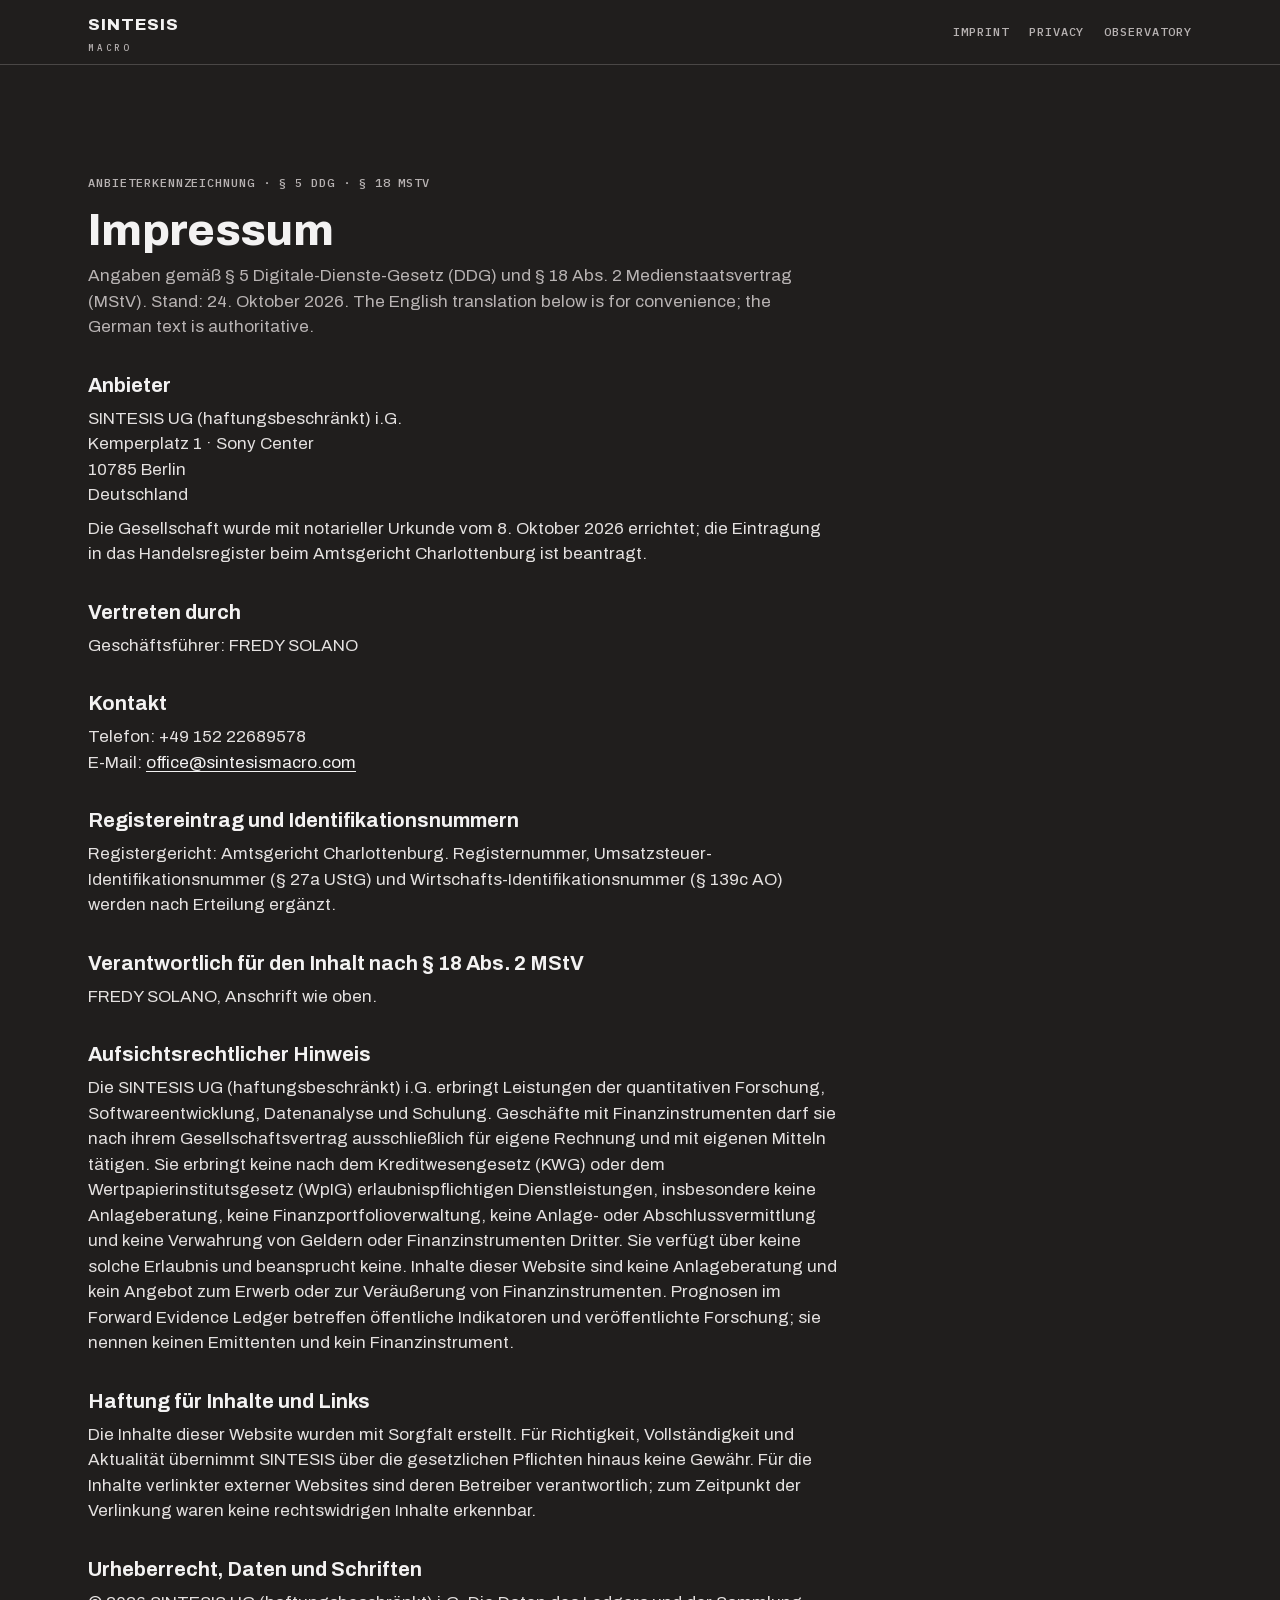
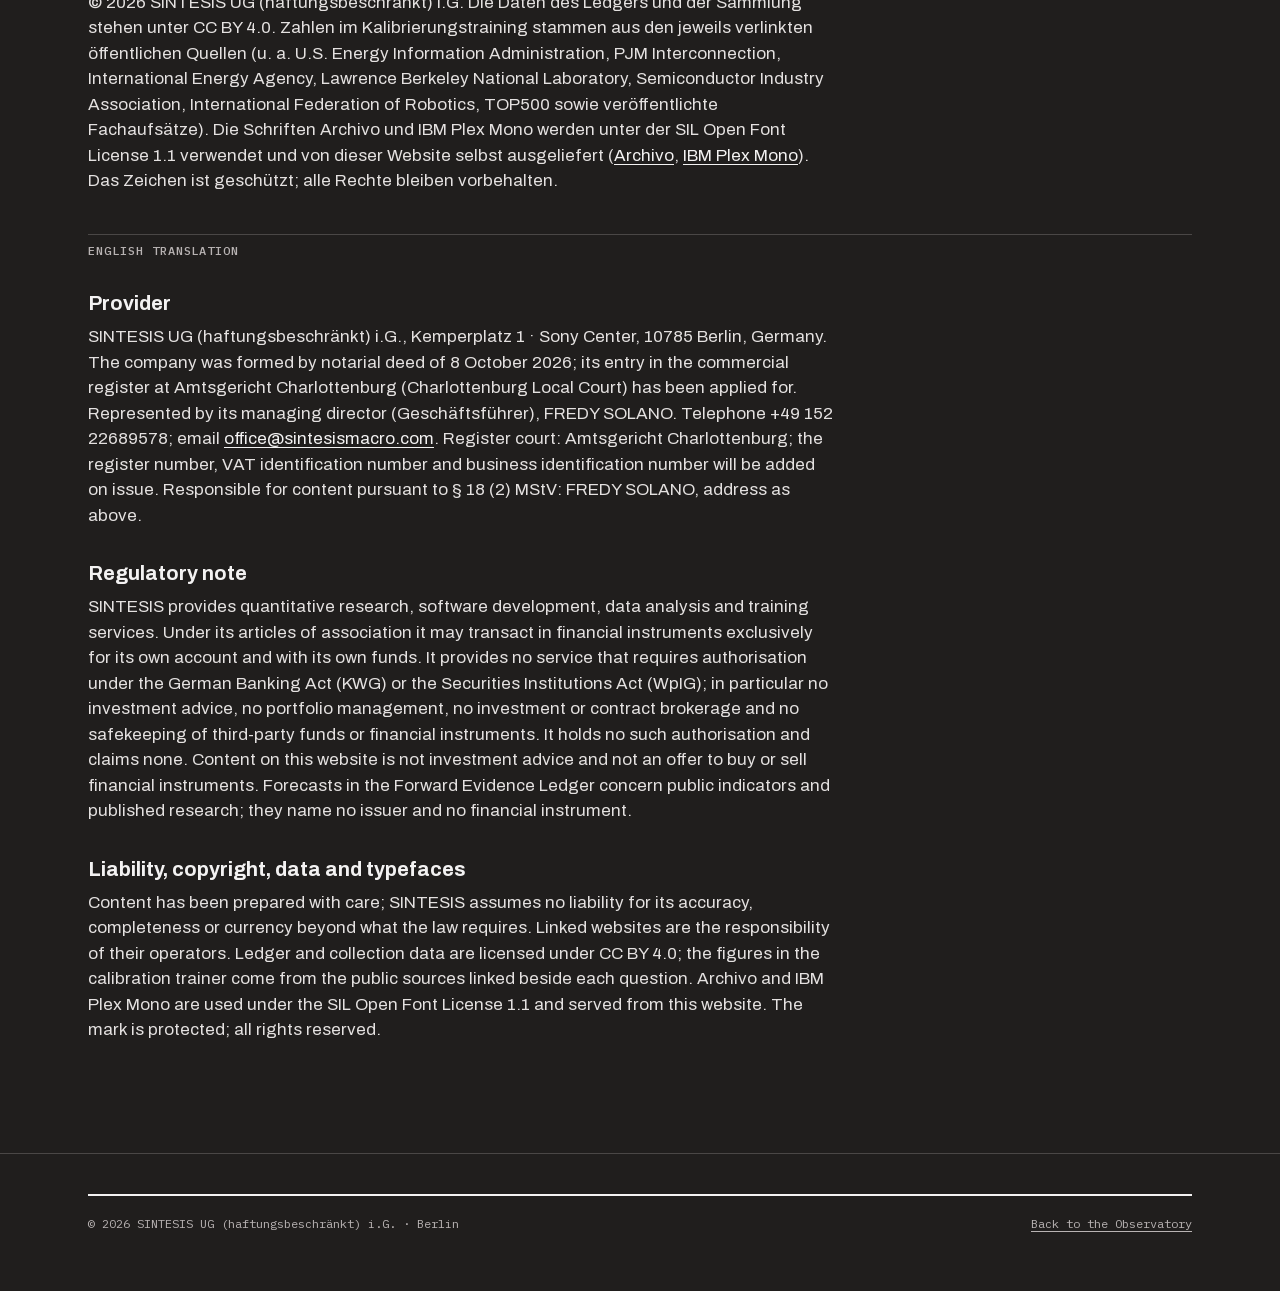
<file: site/imprint/index.html>
<!doctype html>
<html lang="de">
<head>
<meta charset="utf-8">
<meta name="viewport" content="width=device-width, initial-scale=1">
<title>Impressum — SINTESIS Observatory</title>
<meta name="robots" content="noindex">
<link rel="icon" href="../assets/img/favicon.svg" type="image/svg+xml">
<link rel="stylesheet" href="../assets/css/observatory.css">
</head>
<body>
<header class="site-head"><div class="wrap">
<a class="brand" href="../" aria-label="SINTESIS Observatory, home"><span><span class="wm">SINTESIS</span><span class="macro" style="display:block">MACRO</span></span></a>
<nav class="nav" aria-label="Legal"><a href="../imprint/">Imprint</a><a href="../privacy/">Privacy</a><a href="../">Observatory</a></nav>
</div></header>
<main id="main"><section class="legal"><div class="wrap">
<p class="lab">Anbieterkennzeichnung · § 5 DDG · § 18 MStV</p>
<h1>Impressum</h1>
<p class="muted">Angaben gemäß § 5 Digitale-Dienste-Gesetz (DDG) und § 18 Abs. 2 Medienstaatsvertrag (MStV). Stand: 24. Oktober 2026. The English translation below is for convenience; the German text is authoritative.</p>

<h2>Anbieter</h2>
<p>SINTESIS UG (haftungsbeschränkt) i.G.<br>Kemperplatz 1 · Sony Center<br>10785 Berlin<br>Deutschland</p>
<p>Die Gesellschaft wurde mit notarieller Urkunde vom 8. Oktober 2026 errichtet; die Eintragung in das Handelsregister beim Amtsgericht Charlottenburg ist beantragt.</p>

<h2>Vertreten durch</h2>
<p>Geschäftsführer: FREDY SOLANO</p>

<h2>Kontakt</h2>
<p>Telefon: +49 152 22689578<br>E-Mail: <a href="mailto:office@sintesismacro.com">office@sintesismacro.com</a></p>

<h2>Registereintrag und Identifikationsnummern</h2>
<p>Registergericht: Amtsgericht Charlottenburg. Registernummer, Umsatzsteuer-Identifikationsnummer (§ 27a UStG) und Wirtschafts-Identifikationsnummer (§ 139c AO) werden nach Erteilung ergänzt.</p>

<h2>Verantwortlich für den Inhalt nach § 18 Abs. 2 MStV</h2>
<p>FREDY SOLANO, Anschrift wie oben.</p>

<h2>Aufsichtsrechtlicher Hinweis</h2>
<p>Die SINTESIS UG (haftungsbeschränkt) i.G. erbringt Leistungen der quantitativen Forschung, Softwareentwicklung, Datenanalyse und Schulung. Geschäfte mit Finanzinstrumenten darf sie nach ihrem Gesellschaftsvertrag ausschließlich für eigene Rechnung und mit eigenen Mitteln tätigen. Sie erbringt keine nach dem Kreditwesengesetz (KWG) oder dem Wertpapierinstitutsgesetz (WpIG) erlaubnispflichtigen Dienstleistungen, insbesondere keine Anlageberatung, keine Finanzportfolioverwaltung, keine Anlage- oder Abschlussvermittlung und keine Verwahrung von Geldern oder Finanzinstrumenten Dritter. Sie verfügt über keine solche Erlaubnis und beansprucht keine. Inhalte dieser Website sind keine Anlageberatung und kein Angebot zum Erwerb oder zur Veräußerung von Finanzinstrumenten. Prognosen im Forward Evidence Ledger betreffen öffentliche Indikatoren und veröffentlichte Forschung; sie nennen keinen Emittenten und kein Finanzinstrument.</p>

<h2>Haftung für Inhalte und Links</h2>
<p>Die Inhalte dieser Website wurden mit Sorgfalt erstellt. Für Richtigkeit, Vollständigkeit und Aktualität übernimmt SINTESIS über die gesetzlichen Pflichten hinaus keine Gewähr. Für die Inhalte verlinkter externer Websites sind deren Betreiber verantwortlich; zum Zeitpunkt der Verlinkung waren keine rechtswidrigen Inhalte erkennbar.</p>

<h2>Urheberrecht, Daten und Schriften</h2>
<p>© 2026 SINTESIS UG (haftungsbeschränkt) i.G. Die Daten des Ledgers und der Sammlung stehen unter CC BY 4.0. Zahlen im Kalibrierungstraining stammen aus den jeweils verlinkten öffentlichen Quellen (u. a. U.S. Energy Information Administration, PJM Interconnection, International Energy Agency, Lawrence Berkeley National Laboratory, Semiconductor Industry Association, International Federation of Robotics, TOP500 sowie veröffentlichte Fachaufsätze). Die Schriften Archivo und IBM Plex Mono werden unter der SIL Open Font License 1.1 verwendet und von dieser Website selbst ausgeliefert (<a href="../assets/fonts/OFL-Archivo.txt">Archivo</a>, <a href="../assets/fonts/OFL-IBMPlexMono.txt">IBM Plex Mono</a>). Das Zeichen ist geschützt; alle Rechte bleiben vorbehalten.</p>

<hr class="soft" style="margin:40px 0 8px">
<p class="lab">English translation</p>
<h2>Provider</h2>
<p>SINTESIS UG (haftungsbeschränkt) i.G., Kemperplatz 1 · Sony Center, 10785 Berlin, Germany. The company was formed by notarial deed of 8 October 2026; its entry in the commercial register at Amtsgericht Charlottenburg (Charlottenburg Local Court) has been applied for. Represented by its managing director (Geschäftsführer), FREDY SOLANO. Telephone +49 152 22689578; email <a href="mailto:office@sintesismacro.com">office@sintesismacro.com</a>. Register court: Amtsgericht Charlottenburg; the register number, VAT identification number and business identification number will be added on issue. Responsible for content pursuant to § 18 (2) MStV: FREDY SOLANO, address as above.</p>
<h2>Regulatory note</h2>
<p>SINTESIS provides quantitative research, software development, data analysis and training services. Under its articles of association it may transact in financial instruments exclusively for its own account and with its own funds. It provides no service that requires authorisation under the German Banking Act (KWG) or the Securities Institutions Act (WpIG); in particular no investment advice, no portfolio management, no investment or contract brokerage and no safekeeping of third-party funds or financial instruments. It holds no such authorisation and claims none. Content on this website is not investment advice and not an offer to buy or sell financial instruments. Forecasts in the Forward Evidence Ledger concern public indicators and published research; they name no issuer and no financial instrument.</p>
<h2>Liability, copyright, data and typefaces</h2>
<p>Content has been prepared with care; SINTESIS assumes no liability for its accuracy, completeness or currency beyond what the law requires. Linked websites are the responsibility of their operators. Ledger and collection data are licensed under CC BY 4.0; the figures in the calibration trainer come from the public sources linked beside each question. Archivo and IBM Plex Mono are used under the SIL Open Font License 1.1 and served from this website. The mark is protected; all rights reserved.</p>
</div></section></main>
<footer><div class="wrap"><hr class="rule"><div class="row" style="margin-top:18px">
<p>© 2026 SINTESIS UG (haftungsbeschränkt) i.G. · Berlin</p><p><a href="../">Back to the Observatory</a></p>
</div></div></footer>
</body>
</html>
</file>
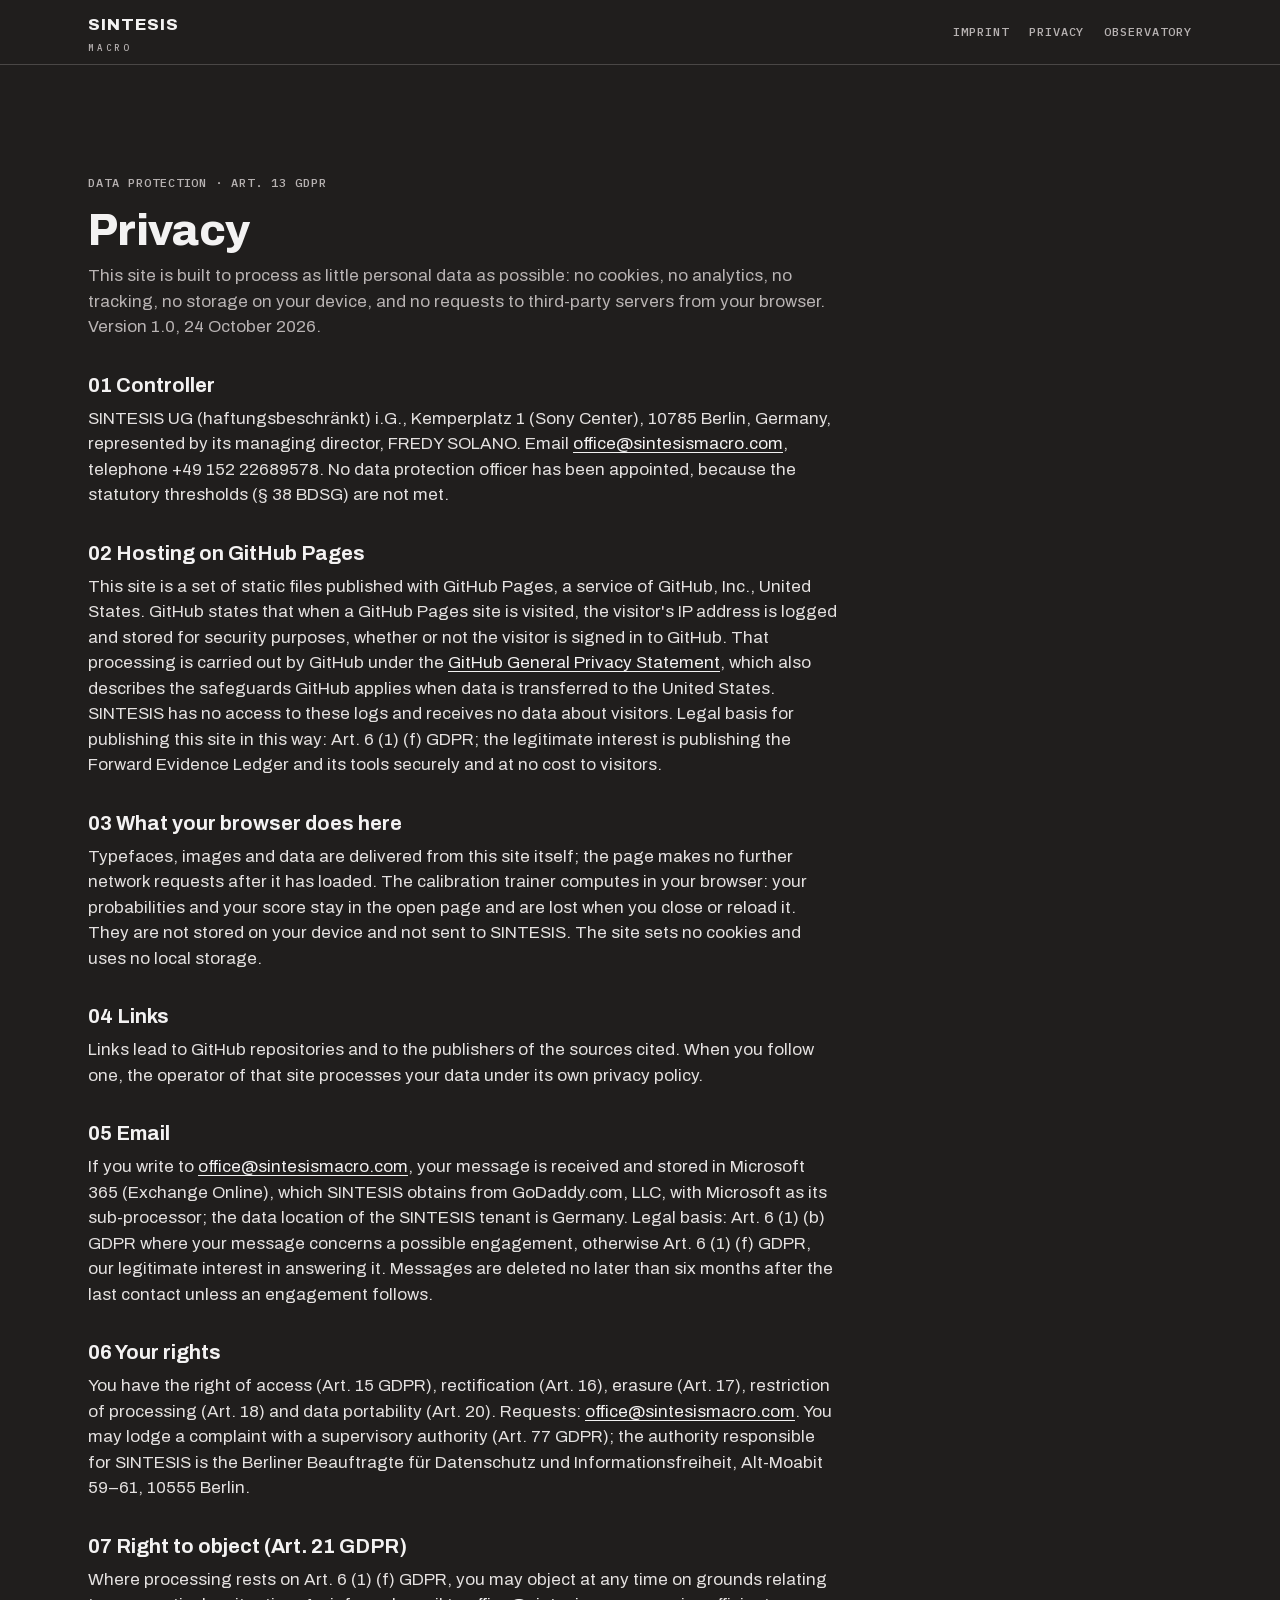
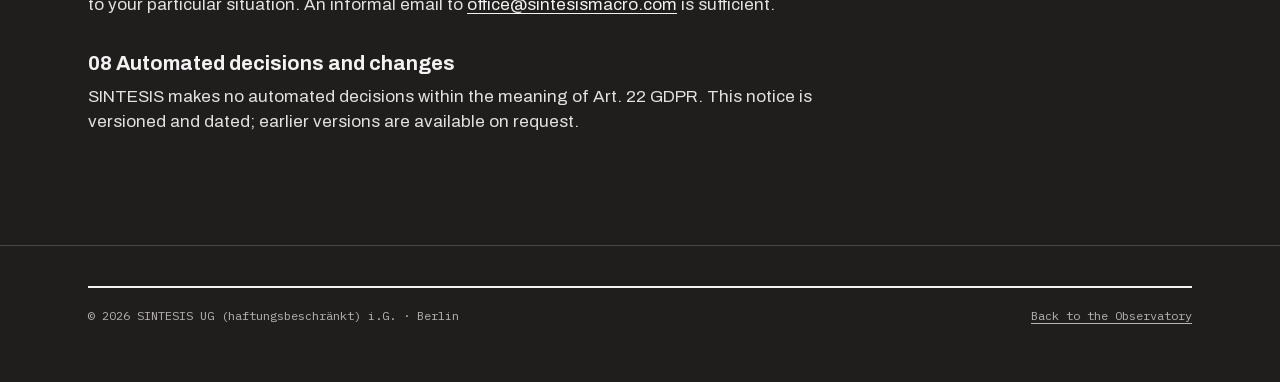
<file: site/privacy/index.html>
<!doctype html>
<html lang="en-GB">
<head>
<meta charset="utf-8">
<meta name="viewport" content="width=device-width, initial-scale=1">
<title>Privacy — SINTESIS Observatory</title>
<meta name="robots" content="noindex">
<link rel="icon" href="../assets/img/favicon.svg" type="image/svg+xml">
<link rel="stylesheet" href="../assets/css/observatory.css">
</head>
<body>
<header class="site-head"><div class="wrap">
<a class="brand" href="../" aria-label="SINTESIS Observatory, home"><span><span class="wm">SINTESIS</span><span class="macro" style="display:block">MACRO</span></span></a>
<nav class="nav" aria-label="Legal"><a href="../imprint/">Imprint</a><a href="../privacy/">Privacy</a><a href="../">Observatory</a></nav>
</div></header>
<main id="main"><section class="legal"><div class="wrap">
<p class="lab">Data protection · Art. 13 GDPR</p>
<h1>Privacy</h1>
<p class="muted">This site is built to process as little personal data as possible: no cookies, no analytics, no tracking, no storage on your device, and no requests to third-party servers from your browser. Version 1.0, 24 October 2026.</p>

<h2>01 Controller</h2>
<p>SINTESIS UG (haftungsbeschränkt) i.G., Kemperplatz 1 (Sony Center), 10785 Berlin, Germany, represented by its managing director, FREDY SOLANO. Email <a href="mailto:office@sintesismacro.com">office@sintesismacro.com</a>, telephone +49 152 22689578. No data protection officer has been appointed, because the statutory thresholds (§ 38 BDSG) are not met.</p>

<h2>02 Hosting on GitHub Pages</h2>
<p>This site is a set of static files published with GitHub Pages, a service of GitHub, Inc., United States. GitHub states that when a GitHub Pages site is visited, the visitor's IP address is logged and stored for security purposes, whether or not the visitor is signed in to GitHub. That processing is carried out by GitHub under the <a href="https://docs.github.com/en/site-policy/privacy-policies/github-general-privacy-statement">GitHub General Privacy Statement</a>, which also describes the safeguards GitHub applies when data is transferred to the United States. SINTESIS has no access to these logs and receives no data about visitors. Legal basis for publishing this site in this way: Art. 6 (1) (f) GDPR; the legitimate interest is publishing the Forward Evidence Ledger and its tools securely and at no cost to visitors.</p>

<h2>03 What your browser does here</h2>
<p>Typefaces, images and data are delivered from this site itself; the page makes no further network requests after it has loaded. The calibration trainer computes in your browser: your probabilities and your score stay in the open page and are lost when you close or reload it. They are not stored on your device and not sent to SINTESIS. The site sets no cookies and uses no local storage.</p>

<h2>04 Links</h2>
<p>Links lead to GitHub repositories and to the publishers of the sources cited. When you follow one, the operator of that site processes your data under its own privacy policy.</p>

<h2>05 Email</h2>
<p>If you write to <a href="mailto:office@sintesismacro.com">office@sintesismacro.com</a>, your message is received and stored in Microsoft 365 (Exchange Online), which SINTESIS obtains from GoDaddy.com, LLC, with Microsoft as its sub-processor; the data location of the SINTESIS tenant is Germany. Legal basis: Art. 6 (1) (b) GDPR where your message concerns a possible engagement, otherwise Art. 6 (1) (f) GDPR, our legitimate interest in answering it. Messages are deleted no later than six months after the last contact unless an engagement follows.</p>

<h2>06 Your rights</h2>
<p>You have the right of access (Art. 15 GDPR), rectification (Art. 16), erasure (Art. 17), restriction of processing (Art. 18) and data portability (Art. 20). Requests: <a href="mailto:office@sintesismacro.com">office@sintesismacro.com</a>. You may lodge a complaint with a supervisory authority (Art. 77 GDPR); the authority responsible for SINTESIS is the Berliner Beauftragte für Datenschutz und Informationsfreiheit, Alt-Moabit 59–61, 10555 Berlin.</p>

<h2>07 Right to object (Art. 21 GDPR)</h2>
<p>Where processing rests on Art. 6 (1) (f) GDPR, you may object at any time on grounds relating to your particular situation. An informal email to <a href="mailto:office@sintesismacro.com">office@sintesismacro.com</a> is sufficient.</p>

<h2>08 Automated decisions and changes</h2>
<p>SINTESIS makes no automated decisions within the meaning of Art. 22 GDPR. This notice is versioned and dated; earlier versions are available on request.</p>
</div></section></main>
<footer><div class="wrap"><hr class="rule"><div class="row" style="margin-top:18px">
<p>© 2026 SINTESIS UG (haftungsbeschränkt) i.G. · Berlin</p><p><a href="../">Back to the Observatory</a></p>
</div></div></footer>
</body>
</html>
</file>
<file: site/assets/css/observatory.css>
/* SINTESIS Observatory — styles.
   Source of the identity: Sintesis Brand.pdf (Berlin, September 2026) and the website tokens
   (tokens.css, revised 18 October 2026). Ink ground, Paper subject, grey context, Cadmium for
   decision points only; flush left on a visible grid; 2px rules; square corners; numerals in
   IBM Plex Mono. Fonts are self-hosted: no request leaves this site. */

@font-face { font-family: "Archivo"; font-weight: 100 900; font-display: swap;
  src: url("../fonts/Archivo-latin.woff2") format("woff2"); }
@font-face { font-family: "IBM Plex Mono"; font-weight: 400; font-display: swap;
  src: url("../fonts/IBMPlexMono-400-latin.woff2") format("woff2"); }
@font-face { font-family: "IBM Plex Mono"; font-weight: 500; font-display: swap;
  src: url("../fonts/IBMPlexMono-500-latin.woff2") format("woff2"); }

:root {
  --ink: #201E1D; --paper: #F3F2F2; --fg-body: #E4E1E0; --fg-2: #B8B3B3;
  --context: #8E8989; --grid: #3B3838; --rule-soft: #4A4746; --elev: #2A2827;
  --cadmium: #F2C300;
  --display: "Archivo", "Helvetica Neue", Arial, sans-serif;
  --mono: "IBM Plex Mono", ui-monospace, Menlo, Consolas, monospace;
  --max: 1200px; --gutter: clamp(16px, 4vw, 48px);
  color-scheme: dark;
}

* { box-sizing: border-box; margin: 0; padding: 0; }
html { scroll-behavior: smooth; scroll-padding-top: 76px; }
body { background: var(--ink); color: var(--fg-body); font: 400 17px/1.5 var(--display);
  -webkit-font-smoothing: antialiased; }
a { color: var(--paper); text-decoration-thickness: 1px; text-underline-offset: 3px; }
a:hover { text-decoration-thickness: 2px; }
:focus-visible { outline: 2px solid var(--paper); outline-offset: 3px; }
img, svg { display: block; max-width: 100%; }

.wrap { max-width: var(--max); margin: 0 auto; padding: 0 var(--gutter); }
.lab { font: 500 12px/1.3 var(--mono); letter-spacing: .08em; text-transform: uppercase; color: var(--fg-2); }
.num { font-family: var(--mono); font-variant-numeric: tabular-nums; }
.rule { height: 2px; background: var(--paper); border: 0; }
.soft { height: 1px; background: var(--rule-soft); border: 0; }
.muted { color: var(--fg-2); }
.skip { position: absolute; left: -9999px; }
.skip:focus { left: var(--gutter); top: 8px; z-index: 20; background: var(--paper); color: var(--ink); padding: 8px 12px; }

/* Header */
.site-head { position: sticky; top: 0; z-index: 10; background: var(--ink); border-bottom: 1px solid var(--rule-soft); }
.site-head .wrap { display: flex; align-items: center; justify-content: space-between; gap: 24px; height: 64px; }
.brand { display: flex; align-items: center; gap: 12px; text-decoration: none; color: var(--paper); }
.brand svg { width: 30px; height: 28px; color: var(--paper); }
.brand .wm { font: 800 17px/1 var(--display); letter-spacing: .06em; }
.brand .macro { font: 500 9px/1 var(--mono); letter-spacing: .42em; color: var(--fg-2); margin-top: 5px; }
.nav { display: flex; gap: 20px; flex-wrap: wrap; }
.nav a { font: 500 12px/1 var(--mono); letter-spacing: .08em; text-transform: uppercase; color: var(--fg-2); text-decoration: none; padding: 6px 0; }
.nav a:hover, .nav a[aria-current="true"] { color: var(--paper); box-shadow: inset 0 -2px 0 var(--paper); }

/* Buttons: square, one Cadmium decision point per composition */
.btn { display: inline-flex; align-items: center; gap: 10px; min-height: 44px; padding: 0 20px;
  font: 500 13px/1 var(--mono); letter-spacing: .08em; text-transform: uppercase; text-decoration: none;
  border: 2px solid var(--paper); color: var(--paper); background: transparent; cursor: pointer; }
.btn:hover { background: var(--elev); }
.btn-decide { background: var(--cadmium); border-color: var(--cadmium); color: var(--ink); }
.btn-decide:hover { background: #FFD21A; }
.btn[disabled] { opacity: .45; cursor: not-allowed; }

/* Sections */
section { padding: clamp(56px, 8vw, 104px) 0; border-bottom: 1px solid var(--rule-soft); }
.sec-head { display: grid; gap: 14px; margin-bottom: 36px; }
.sec-head h2 { font: 800 clamp(30px, 4vw, 48px)/1.05 var(--display); letter-spacing: -.015em; color: var(--paper); }
.sec-head p { max-width: 70ch; color: var(--fg-2); }
.sec-head .rule { margin-top: 10px; }

/* Hero */
.hero { padding-top: clamp(56px, 9vw, 120px); }
.hero h1 { font: 800 clamp(38px, 6.2vw, 84px)/1.0 var(--display); letter-spacing: -.02em; color: var(--paper); max-width: 18ch; margin: 18px 0 24px; }
.hero .lead { max-width: 62ch; font-size: 19px; color: var(--fg-body); }
.hero .ctas { display: flex; gap: 14px; flex-wrap: wrap; margin: 32px 0 56px; }
.paths { display: grid; grid-template-columns: repeat(3, 1fr); border-top: 2px solid var(--paper); }
.path { padding: 20px 20px 4px 0; }
.path + .path { padding-left: 20px; border-left: 1px solid var(--rule-soft); }
.path h3 { font: 800 22px/1.15 var(--display); color: var(--paper); margin: 10px 0 6px; }
.path p { font-size: 15px; color: var(--fg-2); }
.path .when { margin-top: 12px; }

/* Ledger scorecard */
.score { display: grid; grid-template-columns: repeat(4, 1fr); border-top: 2px solid var(--paper); border-bottom: 1px solid var(--rule-soft); }
.score > div { padding: 18px 16px 20px 0; }
.score > div + div { padding-left: 16px; border-left: 1px solid var(--rule-soft); }
.score .v { font: 500 52px/1.1 var(--mono); color: var(--paper); margin: 12px 0 6px; font-variant-numeric: tabular-nums; }
.score .v.word { font: 800 40px/1.25 var(--display); }
.score .s { font-size: 14px; color: var(--fg-2); }
.dot { display: inline-block; width: 10px; height: 10px; background: var(--cadmium); margin-right: 8px; vertical-align: -1px; }
.steps { display: grid; grid-template-columns: repeat(4, 1fr); gap: 0; margin-top: 40px; }
.steps li { list-style: none; padding: 16px 16px 0 0; border-top: 1px solid var(--rule-soft); }
.steps li + li { padding-left: 16px; }
.steps b { display: block; font: 700 17px/1.3 var(--display); color: var(--paper); margin: 8px 0 4px; }
.steps span { font-size: 15px; color: var(--fg-2); }
.links { display: flex; gap: 20px; flex-wrap: wrap; margin-top: 28px; }

/* Atlas */
.atlas { display: grid; grid-template-columns: 1.2fr 1fr; gap: 40px; align-items: start; }
.phases { display: grid; grid-template-columns: repeat(3, 1fr); gap: 0; border-top: 2px solid var(--paper); }
.phase { padding: 16px 14px 0 0; }
.phase + .phase { padding-left: 14px; border-left: 1px solid var(--rule-soft); }
.phase .lab { margin-bottom: 12px; }
.node { display: block; width: 100%; text-align: left; background: transparent; border: 0; border-top: 1px solid var(--rule-soft);
  color: var(--paper); padding: 12px 0 14px; cursor: pointer; font: 600 15px/1.25 var(--display); }
.node:hover, .node[aria-pressed="true"] { background: var(--elev); }
.node[aria-pressed="true"] { box-shadow: inset 2px 0 0 var(--paper); padding-left: 8px; }
.node .bars { display: grid; gap: 3px; margin-top: 10px; }
.bar { height: 6px; background: var(--elev); position: relative; }
.bar i { position: absolute; left: 0; top: 0; bottom: 0; background: var(--paper); }
.bar.ret i { background: var(--context); }
.node .count { font: 400 11px/1 var(--mono); color: var(--fg-2); margin-top: 8px; display: block; }
.panel { border-top: 2px solid var(--paper); padding-top: 16px; min-height: 360px; }
.panel h3 { font: 800 28px/1.1 var(--display); color: var(--paper); margin: 8px 0 8px; letter-spacing: -.015em; }
.panel h4 { margin: 22px 0 8px; }
.panel ul { list-style: none; }
.panel li { padding: 8px 0; border-top: 1px solid var(--rule-soft); font-size: 15px; }
.panel li small { display: block; color: var(--fg-2); font-size: 13px; margin-top: 2px; }
.legend { display: flex; gap: 18px; margin-top: 18px; }
.legend span { display: inline-flex; align-items: center; gap: 8px; }
.legend i { width: 14px; height: 8px; display: inline-block; background: var(--paper); }
.legend i.ret { background: var(--context); }

/* Trainer */
.trainer { display: grid; grid-template-columns: 1.4fr 1fr; gap: 40px; align-items: start; }
.card { border-top: 2px solid var(--paper); padding-top: 18px; }
.card .q { font: 700 clamp(22px, 2.6vw, 30px)/1.25 var(--display); color: var(--paper); margin: 14px 0 10px; letter-spacing: -.01em; }
.prob { display: grid; grid-template-columns: 1fr auto; gap: 18px; align-items: center; margin: 28px 0 22px; }
.prob output { font: 500 48px/1 var(--mono); color: var(--paper); min-width: 3.2ch; text-align: right; font-variant-numeric: tabular-nums; }
input[type=range] { -webkit-appearance: none; appearance: none; width: 100%; height: 2px; background: var(--paper); }
input[type=range]::-webkit-slider-thumb { -webkit-appearance: none; width: 22px; height: 22px; background: var(--paper); border: 0; cursor: pointer; }
input[type=range]::-moz-range-thumb { width: 22px; height: 22px; background: var(--paper); border: 0; border-radius: 0; cursor: pointer; }
.scale { display: flex; justify-content: space-between; margin-top: 6px; }
.reveal { margin-top: 22px; border-top: 1px solid var(--rule-soft); padding-top: 16px; }
.reveal .verdict { font: 800 24px/1.2 var(--display); color: var(--paper); }
.reveal dl { display: grid; grid-template-columns: 120px 1fr; gap: 8px 16px; margin: 14px 0; font-size: 15px; }
.reveal dt { font: 500 12px/1.6 var(--mono); letter-spacing: .08em; text-transform: uppercase; color: var(--fg-2); }
.tally { border-top: 2px solid var(--paper); padding-top: 18px; }
.tally .big { font: 500 56px/1.1 var(--mono); color: var(--paper); margin: 10px 0 4px; font-variant-numeric: tabular-nums; }
.tally table { width: 100%; border-collapse: collapse; margin-top: 18px; font-size: 14px; }
.tally td, .tally th { text-align: left; padding: 6px 0; border-top: 1px solid var(--rule-soft); font-weight: 400; }
.tally th { font: 500 11px/1.4 var(--mono); letter-spacing: .08em; text-transform: uppercase; color: var(--fg-2); }
.tally td + td, .tally th + th { padding-left: 14px; }
.tally td.r { text-align: right; font-family: var(--mono); font-variant-numeric: tabular-nums; }

/* Collection */
.filters { display: flex; gap: 10px; flex-wrap: wrap; margin-bottom: 24px; }
.filters button { font: 500 12px/1 var(--mono); letter-spacing: .08em; text-transform: uppercase; padding: 10px 14px;
  background: transparent; color: var(--fg-2); border: 1px solid var(--rule-soft); cursor: pointer; }
.filters button[aria-pressed="true"] { color: var(--ink); background: var(--paper); border-color: var(--paper); }
.coll { display: grid; grid-template-columns: repeat(3, 1fr); gap: 0 24px; }
.item { border-top: 1px solid var(--rule-soft); padding: 14px 0 16px; }
.item a { font: 700 17px/1.3 var(--display); }
.item p { font-size: 14px; color: var(--fg-2); margin: 4px 0 8px; }
.item .tag { font: 500 11px/1.4 var(--mono); letter-spacing: .08em; text-transform: uppercase; color: var(--paper); }
.item .tag.ret { color: var(--context); }
.item .tag.fact { color: var(--fg-2); }

/* Canon */
.canon { display: grid; grid-template-columns: 1.5fr 1fr; gap: 40px; align-items: start; }
.canon svg { width: 100%; height: auto; border-top: 2px solid var(--paper); }
.canon svg text { font-family: var(--display); }
.cnode { cursor: pointer; }
.cnode rect { fill: var(--elev); stroke: var(--rule-soft); }
.cnode text { fill: var(--paper); font-size: 13px; font-weight: 600; }
.cnode.on rect { fill: var(--paper); }
.cnode.on text { fill: var(--ink); }
.rnode rect { fill: transparent; stroke: var(--paper); stroke-width: 1; }
.rnode text { fill: var(--paper); font-size: 12px; }
.rnode.on rect { fill: var(--elev); stroke-width: 2; }
.edge { stroke: var(--rule-soft); stroke-width: 1; fill: none; }
.edge.on { stroke: var(--paper); stroke-width: 2; }
.ring-lab { fill: var(--fg-2); font: 500 11px var(--mono); letter-spacing: .08em; }

/* Guild */
.wall { display: grid; grid-template-columns: repeat(8, 1fr); gap: 8px; margin: 28px 0; }
.seat { aspect-ratio: 1; border: 1px dashed var(--rule-soft); display: grid; place-items: end start; padding: 8px; }
.seat span { font: 400 10px/1 var(--mono); color: var(--context); }

/* Letter */
.letter { border-top: 2px solid var(--paper); padding-top: 18px; display: grid; grid-template-columns: 1fr auto; gap: 24px; align-items: end; }
.letter h3 { font: 800 30px/1.1 var(--display); color: var(--paper); margin: 10px 0; }

/* Footer */
footer { padding: 40px 0 56px; }
footer .row { display: flex; justify-content: space-between; gap: 24px; flex-wrap: wrap; }
footer p, footer a { font: 400 12px/1.7 var(--mono); color: var(--fg-2); }

/* Legal pages */
.legal h1 { font: 800 44px/1.05 var(--display); color: var(--paper); margin: 16px 0 10px; letter-spacing: -.015em; }
.legal h2 { font: 700 20px/1.3 var(--display); color: var(--paper); margin: 32px 0 8px; }
.legal p, .legal li { max-width: 75ch; margin: 8px 0; }
.legal ul { padding-left: 20px; }

@media (max-width: 900px) {
  .paths, .score, .steps, .phases { grid-template-columns: 1fr 1fr; }
  .atlas, .trainer, .canon { grid-template-columns: 1fr; }
  .coll { grid-template-columns: 1fr 1fr; }
  .wall { grid-template-columns: repeat(4, 1fr); }
  .path + .path, .score > div + div, .phase + .phase { border-left: 0; padding-left: 0; }
  .nav { display: none; }
}
@media (max-width: 560px) {
  .paths, .score, .steps, .phases, .coll { grid-template-columns: 1fr; }
  .letter { grid-template-columns: 1fr; }
}
@media (prefers-reduced-motion: reduce) { html { scroll-behavior: auto; } }
</file>
